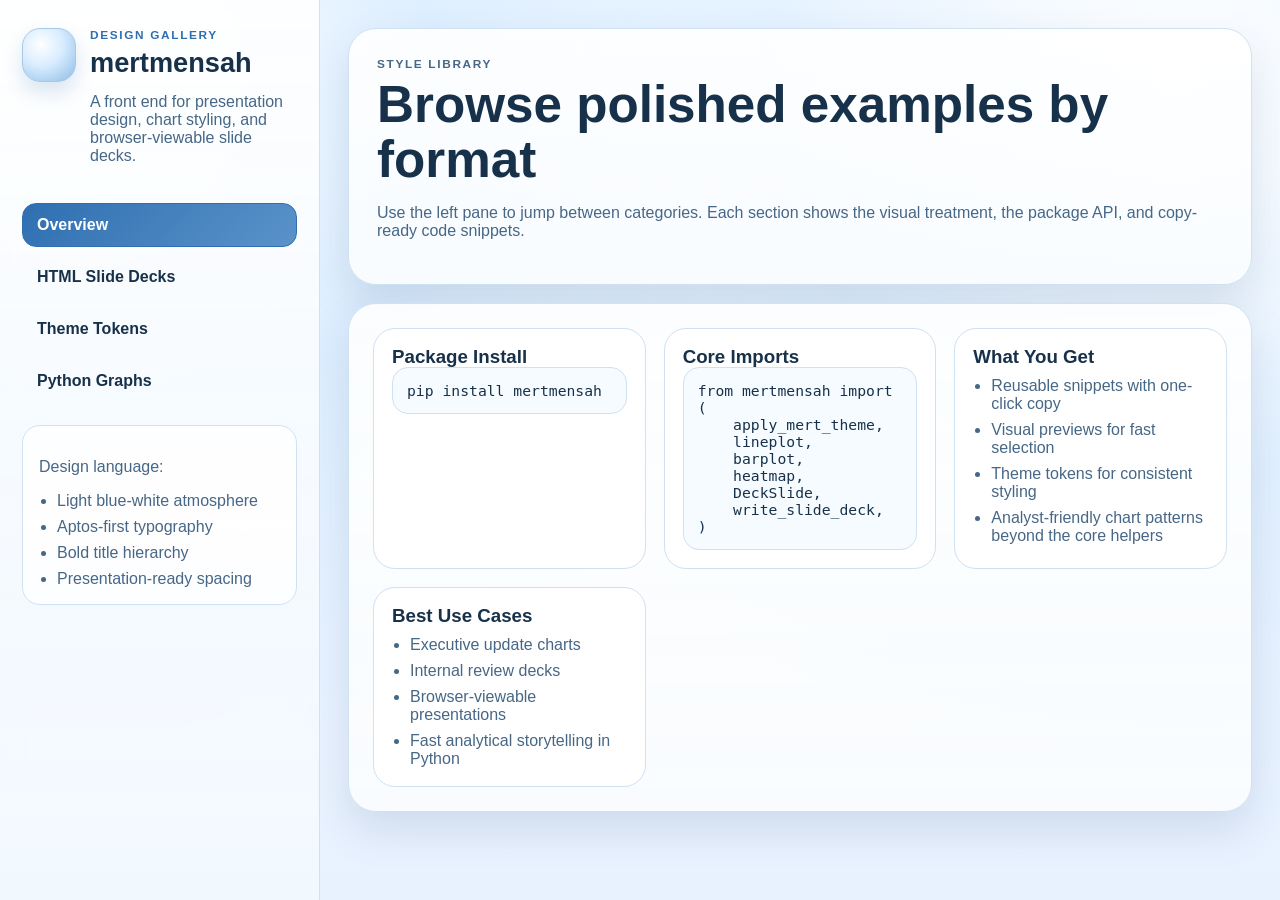
<file: docs/index.html>
<!DOCTYPE html>
<html lang="en">
<head>
  <meta charset="UTF-8" />
  <meta name="viewport" content="width=device-width, initial-scale=1.0" />
  <title>mertmensah | Design Gallery</title>
  <link rel="stylesheet" href="styles.css" />
</head>
<body>
  <div class="site-shell">
    <aside class="sidebar">
      <div class="brand-block">
        <div class="brand-mark" aria-hidden="true"></div>
        <div>
          <p class="eyebrow">Design Gallery</p>
          <h1>mertmensah</h1>
          <p class="brand-copy">A front end for presentation design, chart styling, and browser-viewable slide decks.</p>
        </div>
      </div>

      <nav class="nav-list" aria-label="Site categories">
        <button class="nav-item active" data-target="overview">Overview</button>
        <button class="nav-item" data-target="slides">HTML Slide Decks</button>
        <button class="nav-item" data-target="tokens">Theme Tokens</button>
        <button class="nav-item" data-target="graphs">Python Graphs</button>
      </nav>

      <div class="sidebar-foot">
        <p>Design language:</p>
        <ul>
          <li>Light blue-white atmosphere</li>
          <li>Aptos-first typography</li>
          <li>Bold title hierarchy</li>
          <li>Presentation-ready spacing</li>
        </ul>
      </div>
    </aside>

    <main class="main-pane">
      <header class="hero">
        <p class="eyebrow">Style Library</p>
        <h2>Browse polished examples by format</h2>
        <p>
          Use the left pane to jump between categories. Each section shows the visual treatment,
          the package API, and copy-ready code snippets.
        </p>
      </header>

      <section class="panel active" id="overview">
        <div class="panel-grid overview-grid">
          <article class="info-card">
            <h3>Package Install</h3>
            <pre><code>pip install mertmensah</code></pre>
          </article>
          <article class="info-card">
            <h3>Core Imports</h3>
            <pre><code>from mertmensah import (
    apply_mert_theme,
    lineplot,
    barplot,
    heatmap,
    DeckSlide,
    write_slide_deck,
)</code></pre>
          </article>
          <article class="info-card">
            <h3>What You Get</h3>
            <ul>
              <li>Reusable snippets with one-click copy</li>
              <li>Visual previews for fast selection</li>
              <li>Theme tokens for consistent styling</li>
              <li>Analyst-friendly chart patterns beyond the core helpers</li>
            </ul>
          </article>
          <article class="info-card">
            <h3>Best Use Cases</h3>
            <ul>
              <li>Executive update charts</li>
              <li>Internal review decks</li>
              <li>Browser-viewable presentations</li>
              <li>Fast analytical storytelling in Python</li>
            </ul>
          </article>
        </div>
      </section>

      <section class="panel" id="tokens">
        <div class="panel-head">
          <div>
            <p class="eyebrow">Theme Tokens</p>
            <h3>Color, type, and spacing guide</h3>
          </div>
          <span class="pill">Use these to stay visually consistent</span>
        </div>
        <div class="panel-grid token-grid">
          <article class="token-card">
            <h4>Palette</h4>
            <div class="swatch-grid">
              <div class="swatch">
                <span class="swatch-chip" style="background:#f7fbff"></span>
                <strong>Cloud</strong>
                <p>#f7fbff</p>
              </div>
              <div class="swatch">
                <span class="swatch-chip" style="background:#d8ecff"></span>
                <strong>Glow</strong>
                <p>#d8ecff</p>
              </div>
              <div class="swatch">
                <span class="swatch-chip" style="background:#68a8df"></span>
                <strong>Primary</strong>
                <p>#68a8df</p>
              </div>
              <div class="swatch">
                <span class="swatch-chip" style="background:#2f6fb1"></span>
                <strong>Accent</strong>
                <p>#2f6fb1</p>
              </div>
              <div class="swatch">
                <span class="swatch-chip" style="background:#204b73"></span>
                <strong>Anchor</strong>
                <p>#204b73</p>
              </div>
            </div>
          </article>
          <article class="token-card">
            <h4>Typography</h4>
            <div class="type-spec">
              <p class="type-display">Aptos Display 800</p>
              <p class="type-body">Aptos 400 for explanatory body copy and annotations.</p>
              <p class="type-label">Aptos 700 for labels, pills, buttons, and section markers.</p>
            </div>
          </article>
          <article class="token-card">
            <h4>Layout Rhythm</h4>
            <ul>
              <li>Outer panels: 24px to 28px padding</li>
              <li>Card radius: 22px to 28px</li>
              <li>Panel gap: 18px</li>
              <li>Executive chart aspect: 10x6 or 12x7</li>
            </ul>
          </article>
          <article class="code-card">
            <div class="code-card-head">
              <h4>Theme setup</h4>
              <button class="copy-button" type="button" data-copy-target="snippet-theme-setup">Copy code</button>
            </div>
            <pre><code id="snippet-theme-setup">from mertmensah import apply_mert_theme, get_palette

apply_mert_theme()
palette = get_palette()

primary = palette[0]
accent = "#204b73"
surface = "#f7fbff"</code></pre>
          </article>
        </div>
      </section>

      <section class="panel" id="slides">
        <div class="panel-head">
          <div>
            <p class="eyebrow">HTML Slide Decks</p>
            <h3>Browser-viewable presentation layouts</h3>
          </div>
          <span class="pill">Click or use arrow keys</span>
        </div>
        <div class="panel-grid feature-grid">
          <article class="preview-card preview-card-wide">
            <iframe title="Slide deck preview" src="assets/sample_deck.html"></iframe>
          </article>
          <article class="code-card">
            <div class="code-card-head">
              <h4>Python API</h4>
              <button class="copy-button" type="button" data-copy-target="snippet-slides">Copy code</button>
            </div>
            <pre><code id="snippet-slides">from mertmensah import DeckSlide, DeckSection, write_slide_deck

slides = [
    DeckSlide(
        eyebrow="Quarterly Review",
        title="Commercial Performance",
        subtitle="A concise browser-viewable deck.",
        bullets=[
            "Revenue and margin improved.",
            "West region led growth.",
        ],
        sections=[
            DeckSection(
                heading="Implication",
                bullets=["Prioritize renewals", "Scale proven playbooks"],
            )
        ],
    )
]

write_slide_deck(slides, output_path="deck.html", title="Quarterly Review")</code></pre>
          </article>
        </div>
      </section>

      <section class="panel" id="graphs">
        <div class="panel-head">
          <div>
            <p class="eyebrow">Python Graphs</p>
            <h3>Chart styles in one place</h3>
          </div>
          <span class="pill">Stacked vertically for quick scanning</span>
        </div>
        <div class="panel-grid stacked-graph-list">
          <article class="graph-tile">
            <div class="panel-head graph-tile-head">
              <div>
                <p class="eyebrow">Python Graphs</p>
                <h4>Time series</h4>
              </div>
              <span class="pill">Trend and trajectory</span>
            </div>
            <div class="feature-grid">
              <article class="preview-card">
                <img src="assets/timeseries-preview.svg" alt="Time series preview" />
              </article>
              <article class="code-card">
                <div class="code-card-head">
                  <h4>Code</h4>
                  <button class="copy-button" type="button" data-copy-target="snippet-timeseries">Copy code</button>
                </div>
                <pre><code id="snippet-timeseries">from mertmensah import apply_mert_theme, lineplot
import pandas as pd

apply_mert_theme()

df = pd.DataFrame({
    "month": ["Jan", "Feb", "Mar", "Apr"],
    "revenue": [120, 140, 180, 205],
})

ax = lineplot(
    df,
    x="month",
    y="revenue",
    title="Revenue Trend",
    subtitle="Monthly commercial momentum",
)</code></pre>
              </article>
            </div>
          </article>

          <article class="graph-tile">
            <div class="panel-head graph-tile-head">
              <div>
                <p class="eyebrow">Python Graphs</p>
                <h4>Histograms</h4>
              </div>
              <span class="pill">Distribution and spread</span>
            </div>
            <div class="feature-grid">
              <article class="preview-card">
                <img src="assets/histogram-preview.svg" alt="Histogram preview" />
              </article>
              <article class="code-card">
                <div class="code-card-head">
                  <h4>Code</h4>
                  <button class="copy-button" type="button" data-copy-target="snippet-histogram">Copy code</button>
                </div>
                <pre><code id="snippet-histogram">import numpy as np
import matplotlib.pyplot as plt
from mertmensah import apply_mert_theme, style_axes, add_source_note

apply_mert_theme()
values = np.random.normal(loc=72, scale=9, size=300)
fig, ax = plt.subplots(figsize=(10, 6))
ax.hist(values, bins=18, color="#68a8df", edgecolor="#204b73")
style_axes(ax, title="Cycle Time Distribution", subtitle="Operational observations")
add_source_note(ax, "Source: Internal process logs")</code></pre>
              </article>
            </div>
          </article>

          <article class="graph-tile">
            <div class="panel-head graph-tile-head">
              <div>
                <p class="eyebrow">Python Graphs</p>
                <h4>Heatmaps</h4>
              </div>
              <span class="pill">Intensity and comparison</span>
            </div>
            <div class="feature-grid">
              <article class="preview-card">
                <img src="assets/heatmap-preview.svg" alt="Heatmap preview" />
              </article>
              <article class="code-card">
                <div class="code-card-head">
                  <h4>Code</h4>
                  <button class="copy-button" type="button" data-copy-target="snippet-heatmap">Copy code</button>
                </div>
                <pre><code id="snippet-heatmap">from mertmensah import heatmap
import pandas as pd

matrix = pd.DataFrame(
    [[0.8, 0.6, 0.4], [0.7, 0.9, 0.5], [0.5, 0.7, 0.85]],
    columns=["North", "South", "West"],
    index=["Q1", "Q2", "Q3"],
)

ax = heatmap(
    matrix,
    title="Regional Performance Heatmap",
    subtitle="Relative strength by quarter",
)</code></pre>
              </article>
            </div>
          </article>

          <article class="graph-tile">
            <div class="panel-head graph-tile-head">
              <div>
                <p class="eyebrow">Python Graphs</p>
                <h4>Bar charts</h4>
              </div>
              <span class="pill">Ranking and comparison</span>
            </div>
            <div class="feature-grid">
              <article class="preview-card">
                <img src="assets/bar-preview.svg" alt="Bar chart preview" />
              </article>
              <article class="code-card">
                <div class="code-card-head">
                  <h4>Code</h4>
                  <button class="copy-button" type="button" data-copy-target="snippet-bars">Copy code</button>
                </div>
                <pre><code id="snippet-bars">from mertmensah import barplot, add_source_note
import pandas as pd

summary = pd.DataFrame({
    "team": ["North", "South", "West", "East"],
    "growth": [14, 9, 17, 12],
})

ax = barplot(
    summary,
    x="team",
    y="growth",
    title="Regional Growth",
    subtitle="Year-over-year comparison",
)
add_source_note(ax, "Source: Internal planning data")</code></pre>
              </article>
            </div>
          </article>

          <article class="graph-tile">
            <div class="panel-head graph-tile-head">
              <div>
                <p class="eyebrow">Python Graphs</p>
                <h4>Scatter plots</h4>
              </div>
              <span class="pill">Correlation and clustering</span>
            </div>
            <div class="feature-grid">
              <article class="preview-card">
                <img src="assets/scatter-preview.svg" alt="Scatter plot preview" />
              </article>
              <article class="code-card">
                <div class="code-card-head">
                  <h4>Code</h4>
                  <button class="copy-button" type="button" data-copy-target="snippet-scatter">Copy code</button>
                </div>
                <pre><code id="snippet-scatter">import matplotlib.pyplot as plt
import pandas as pd
from mertmensah import apply_mert_theme, style_axes

apply_mert_theme()

df = pd.DataFrame({
    "satisfaction": [61, 66, 70, 74, 79, 83],
    "retention": [58, 62, 67, 71, 78, 84],
    "segment": ["SMB", "SMB", "Mid", "Mid", "Ent", "Ent"],
})

fig, ax = plt.subplots(figsize=(10, 6))
ax.scatter(df["satisfaction"], df["retention"], s=180, c="#68a8df", edgecolors="#204b73", linewidths=1.2)
style_axes(ax, title="Retention vs Satisfaction", subtitle="Cluster positioning by account segment")</code></pre>
              </article>
            </div>
          </article>

          <article class="graph-tile">
            <div class="panel-head graph-tile-head">
              <div>
                <p class="eyebrow">Python Graphs</p>
                <h4>Stacked bars</h4>
              </div>
              <span class="pill">Composition over time</span>
            </div>
            <div class="feature-grid">
              <article class="preview-card">
                <img src="assets/stacked-preview.svg" alt="Stacked bar preview" />
              </article>
              <article class="code-card">
                <div class="code-card-head">
                  <h4>Code</h4>
                  <button class="copy-button" type="button" data-copy-target="snippet-stacked">Copy code</button>
                </div>
                <pre><code id="snippet-stacked">import matplotlib.pyplot as plt
import pandas as pd
from mertmensah import apply_mert_theme, style_axes, add_source_note

apply_mert_theme()

df = pd.DataFrame({
    "quarter": ["Q1", "Q2", "Q3", "Q4"],
    "new": [18, 22, 24, 28],
    "renewal": [34, 36, 39, 41],
    "expansion": [8, 10, 12, 15],
})

fig, ax = plt.subplots(figsize=(10, 6))
ax.bar(df["quarter"], df["new"], color="#9fc9ee", label="New")
ax.bar(df["quarter"], df["renewal"], bottom=df["new"], color="#68a8df", label="Renewal")
ax.bar(df["quarter"], df["expansion"], bottom=df["new"] + df["renewal"], color="#204b73", label="Expansion")
style_axes(ax, title="Revenue Mix", subtitle="Quarterly composition")
ax.legend(frameon=False)
add_source_note(ax, "Source: Planning model")</code></pre>
              </article>
            </div>
          </article>

          <article class="graph-tile">
            <div class="panel-head graph-tile-head">
              <div>
                <p class="eyebrow">Python Graphs</p>
                <h4>Waterfalls</h4>
              </div>
              <span class="pill">Bridge from start to finish</span>
            </div>
            <div class="feature-grid">
              <article class="preview-card">
                <img src="assets/waterfall-preview.svg" alt="Waterfall preview" />
              </article>
              <article class="code-card">
                <div class="code-card-head">
                  <h4>Code</h4>
                  <button class="copy-button" type="button" data-copy-target="snippet-waterfall">Copy code</button>
                </div>
                <pre><code id="snippet-waterfall">import matplotlib.pyplot as plt
import pandas as pd
from mertmensah import apply_mert_theme, style_axes

apply_mert_theme()

bridge = pd.DataFrame({
    "step": ["Start", "Price", "Volume", "Mix", "End"],
    "change": [120, 18, -11, 9, 136],
})

starts = [0, 120, 138, 127, 0]
heights = [120, 18, -11, 9, 136]
colors = ["#9fc9ee", "#68a8df", "#d66f6f", "#204b73", "#2f6fb1"]

fig, ax = plt.subplots(figsize=(10, 6))
ax.bar(bridge["step"], heights, bottom=starts, color=colors)
style_axes(ax, title="Revenue Bridge", subtitle="Drivers of year-over-year change")</code></pre>
              </article>
            </div>
          </article>
        </div>
      </section>
    </main>
  </div>

  <script src="app.js"></script>
</body>
</html>
</file>
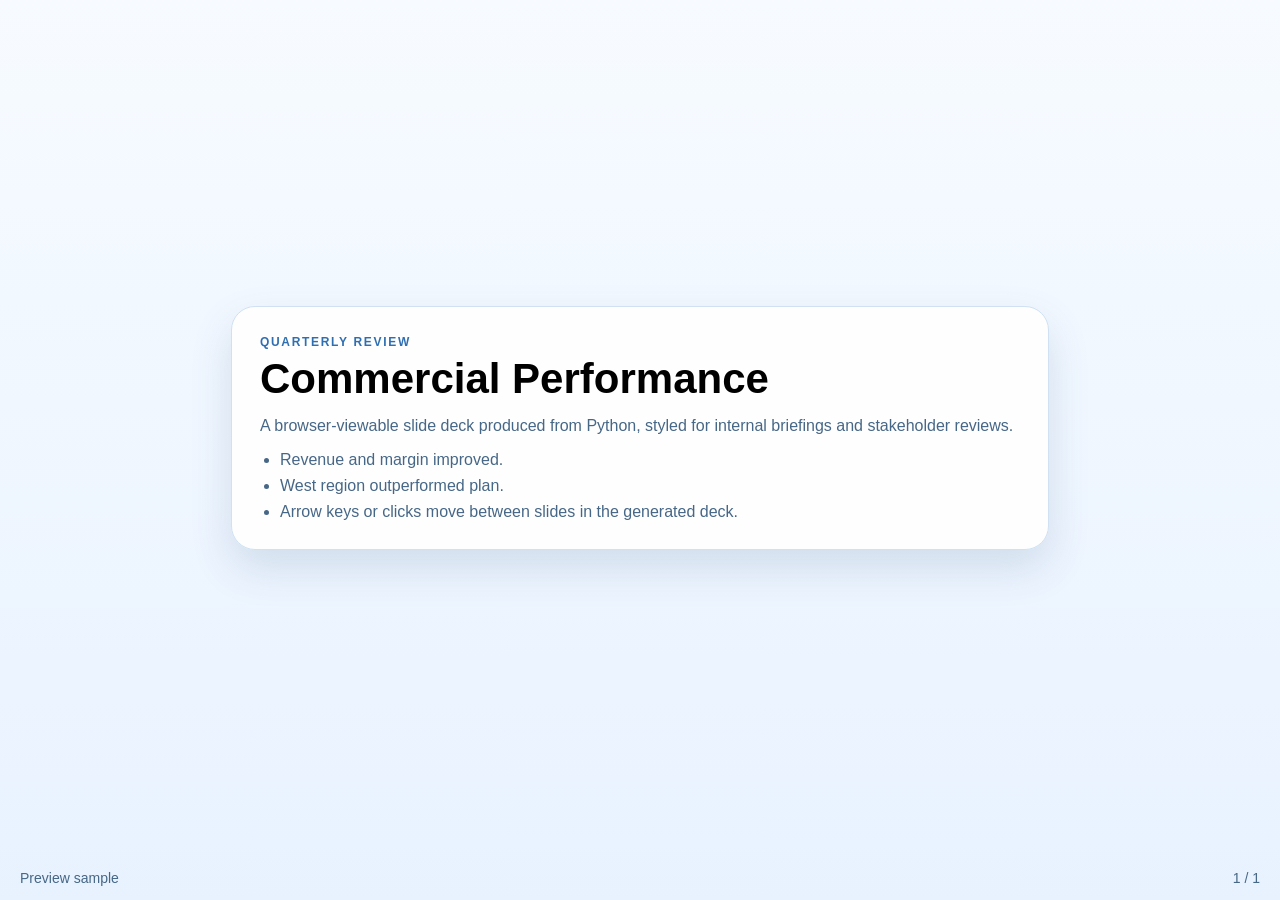
<file: docs/assets/sample_deck.html>
<!DOCTYPE html>
<html lang="en">
<head>
  <meta charset="UTF-8" />
  <meta name="viewport" content="width=device-width, initial-scale=1.0" />
  <title>Sample Deck</title>
  <style>
    body { margin: 0; font-family: Aptos, "Segoe UI", sans-serif; background: linear-gradient(180deg, #f7fbff, #e8f2ff); }
    .shell { min-height: 100vh; display: grid; grid-template-rows: 1fr auto; }
    .slide { padding: 24px; display: grid; place-items: center; }
    .panel { width: min(760px, 100%); background: rgba(255,255,255,0.92); border: 1px solid #cfe1f2; border-radius: 24px; padding: 28px; box-shadow: 0 18px 42px rgba(56,95,131,0.16); }
    .eyebrow { margin: 0 0 8px; color: #2f6fb1; text-transform: uppercase; letter-spacing: 0.14em; font-size: 12px; font-weight: 800; }
    h1 { margin: 0 0 12px; font-family: "Aptos Display", Aptos, sans-serif; font-size: 42px; line-height: 1.05; }
    p, li { color: #466786; }
    ul { margin: 16px 0 0; padding-left: 20px; display: grid; gap: 8px; }
    .footer { display: flex; justify-content: space-between; padding: 14px 20px; color: #466786; font-size: 14px; }
  </style>
</head>
<body>
  <div class="shell">
    <main class="slide">
      <section class="panel">
        <p class="eyebrow">Quarterly Review</p>
        <h1>Commercial Performance</h1>
        <p>A browser-viewable slide deck produced from Python, styled for internal briefings and stakeholder reviews.</p>
        <ul>
          <li>Revenue and margin improved.</li>
          <li>West region outperformed plan.</li>
          <li>Arrow keys or clicks move between slides in the generated deck.</li>
        </ul>
      </section>
    </main>
    <footer class="footer">
      <span>Preview sample</span>
      <span>1 / 1</span>
    </footer>
  </div>
</body>
</html>
</file>
<file: docs/styles.css>
:root {
  --bg-top: #f7fbff;
  --bg-bottom: #e8f2ff;
  --panel: rgba(255, 255, 255, 0.9);
  --panel-solid: #ffffff;
  --text: #17314a;
  --muted: #466786;
  --line: #cfe1f2;
  --line-strong: #a8c8e4;
  --accent: #2f6fb1;
  --accent-soft: #d8ecff;
  --accent-strong: #204b73;
  --shadow: 0 18px 42px rgba(56, 95, 131, 0.16);
  --font-display: "Aptos Display", "Aptos", "Segoe UI", sans-serif;
  --font-body: "Aptos", "Segoe UI", sans-serif;
}

* {
  box-sizing: border-box;
}

html,
body {
  margin: 0;
  min-height: 100%;
}

body {
  font-family: var(--font-body);
  color: var(--text);
  background:
    radial-gradient(circle at 7% 10%, rgba(255, 255, 255, 0.95) 0, rgba(216, 236, 255, 0.8) 24%, transparent 50%),
    radial-gradient(circle at 92% 8%, rgba(255, 255, 255, 0.86) 0, rgba(216, 236, 255, 0.55) 28%, transparent 52%),
    linear-gradient(180deg, var(--bg-top), var(--bg-bottom));
}

button,
input,
textarea,
select {
  font: inherit;
}

.site-shell {
  min-height: 100vh;
  display: grid;
  grid-template-columns: 320px 1fr;
}

.sidebar {
  padding: 28px 22px;
  border-right: 1px solid var(--line);
  background: linear-gradient(180deg, rgba(255,255,255,0.88), rgba(242,248,255,0.94));
  backdrop-filter: blur(10px);
  display: grid;
  align-content: start;
  gap: 22px;
  position: sticky;
  top: 0;
  height: 100vh;
}

.brand-block {
  display: grid;
  grid-template-columns: 54px 1fr;
  gap: 14px;
  align-items: start;
}

.brand-mark {
  width: 54px;
  height: 54px;
  border-radius: 18px;
  background:
    radial-gradient(circle at 35% 30%, #ffffff 0, #d8ecff 44%, #8cbce5 100%);
  border: 1px solid var(--line-strong);
  box-shadow: 0 10px 20px rgba(47, 111, 177, 0.18);
}

.eyebrow {
  margin: 0 0 6px;
  text-transform: uppercase;
  letter-spacing: 0.14em;
  font-size: 0.74rem;
  font-weight: 800;
  color: var(--accent);
}

h1,
h2,
h3,
h4 {
  margin: 0;
  font-family: var(--font-display);
  font-weight: 800;
  line-height: 1.08;
}

.brand-block h1 {
  font-size: 1.7rem;
}

.brand-copy,
.sidebar-foot,
.hero p,
.panel-head p,
.code-card p,
.info-card p,
.info-card li,
.sidebar-foot li {
  color: var(--muted);
}

.nav-list {
  display: grid;
  gap: 8px;
}

.nav-item {
  text-align: left;
  border: 1px solid transparent;
  background: transparent;
  border-radius: 14px;
  padding: 12px 14px;
  color: var(--text);
  font-weight: 700;
  cursor: pointer;
  transition: background-color 160ms ease, border-color 160ms ease, transform 120ms ease;
}

.nav-item:hover {
  background: rgba(216, 236, 255, 0.55);
  transform: translateX(2px);
}

.nav-item.active {
  background: linear-gradient(135deg, var(--accent), #5a93c9);
  border-color: var(--accent);
  color: white;
}

.sidebar-foot {
  margin-top: auto;
  background: rgba(255,255,255,0.75);
  border: 1px solid var(--line);
  border-radius: 18px;
  padding: 16px;
}

.sidebar-foot ul {
  margin: 10px 0 0;
  padding-left: 18px;
  display: grid;
  gap: 8px;
}

.main-pane {
  padding: 28px;
  display: grid;
  align-content: start;
  gap: 18px;
}

.hero,
.panel {
  background: linear-gradient(180deg, var(--panel), rgba(250, 253, 255, 0.94));
  border: 1px solid var(--line);
  border-radius: 28px;
  box-shadow: var(--shadow);
}

.hero {
  padding: 28px;
}

.hero h2 {
  font-size: clamp(2rem, 4vw, 3.2rem);
  margin-bottom: 10px;
}

.panel {
  display: none;
  padding: 24px;
}

.panel.active {
  display: block;
}

.panel-head {
  display: flex;
  justify-content: space-between;
  align-items: start;
  gap: 16px;
  margin-bottom: 18px;
}

.pill {
  display: inline-flex;
  align-items: center;
  padding: 8px 12px;
  border-radius: 999px;
  background: var(--accent-soft);
  color: var(--accent-strong);
  font-size: 0.88rem;
  font-weight: 700;
}

.panel-grid {
  display: grid;
  gap: 18px;
}

.stacked-graph-list {
  gap: 22px;
}

.token-grid {
  grid-template-columns: repeat(auto-fit, minmax(240px, 1fr));
}

.overview-grid {
  grid-template-columns: repeat(auto-fit, minmax(240px, 1fr));
}

.feature-grid {
  grid-template-columns: minmax(280px, 1.1fr) minmax(320px, 1fr);
}

.info-card,
.preview-card,
.code-card,
.token-card,
.graph-tile {
  border: 1px solid var(--line);
  border-radius: 22px;
  background: var(--panel-solid);
  padding: 18px;
}

.graph-tile {
  display: grid;
  gap: 16px;
}

.graph-tile-head {
  margin-bottom: 0;
}

.token-card ul {
  margin: 12px 0 0;
  padding-left: 18px;
  display: grid;
  gap: 8px;
}

.swatch-grid {
  display: grid;
  gap: 12px;
}

.swatch {
  display: grid;
  grid-template-columns: 44px 1fr;
  gap: 10px 12px;
  align-items: center;
}

.swatch-chip {
  width: 44px;
  height: 44px;
  border-radius: 14px;
  border: 1px solid rgba(32, 75, 115, 0.12);
  box-shadow: inset 0 1px 0 rgba(255,255,255,0.7);
  grid-row: span 2;
}

.swatch p,
.type-spec p {
  margin: 0;
  color: var(--muted);
}

.type-spec {
  display: grid;
  gap: 12px;
}

.type-display {
  font-family: var(--font-display);
  font-size: 1.8rem;
  font-weight: 800;
  color: var(--text);
}

.type-body {
  font-size: 1rem;
}

.type-label {
  font-size: 0.96rem;
  font-weight: 700;
}

.code-card-head {
  display: flex;
  align-items: center;
  justify-content: space-between;
  gap: 12px;
  margin-bottom: 12px;
}

.copy-button {
  border: 1px solid var(--line-strong);
  background: linear-gradient(180deg, #ffffff, #edf6ff);
  color: var(--accent-strong);
  border-radius: 999px;
  padding: 8px 14px;
  font-size: 0.86rem;
  font-weight: 800;
  cursor: pointer;
  transition: transform 120ms ease, border-color 160ms ease, background-color 160ms ease;
}

.copy-button:hover {
  transform: translateY(-1px);
  border-color: var(--accent);
}

.copy-button.copied {
  background: linear-gradient(180deg, #dff1ff, #cde7ff);
  border-color: var(--accent);
}

.preview-card img,
.preview-card iframe {
  display: block;
  width: 100%;
  border: 0;
  border-radius: 16px;
  min-height: 320px;
  background: #f8fbff;
}

.preview-card-wide iframe {
  min-height: 560px;
}

pre {
  margin: 0;
  white-space: pre-wrap;
  word-break: break-word;
  background: #f6fbff;
  border: 1px solid var(--line);
  border-radius: 16px;
  padding: 14px;
  overflow: auto;
}

code {
  font-family: "Cascadia Code", "Consolas", monospace;
  font-size: 0.92rem;
}

.info-card ul {
  margin: 10px 0 0;
  padding-left: 18px;
  display: grid;
  gap: 8px;
}

@media (max-width: 980px) {
  .site-shell {
    grid-template-columns: 1fr;
  }

  .sidebar {
    position: static;
    height: auto;
  }

  .feature-grid {
    grid-template-columns: 1fr;
  }

  .code-card-head,
  .panel-head {
    align-items: stretch;
    flex-direction: column;
  }
}
</file>
